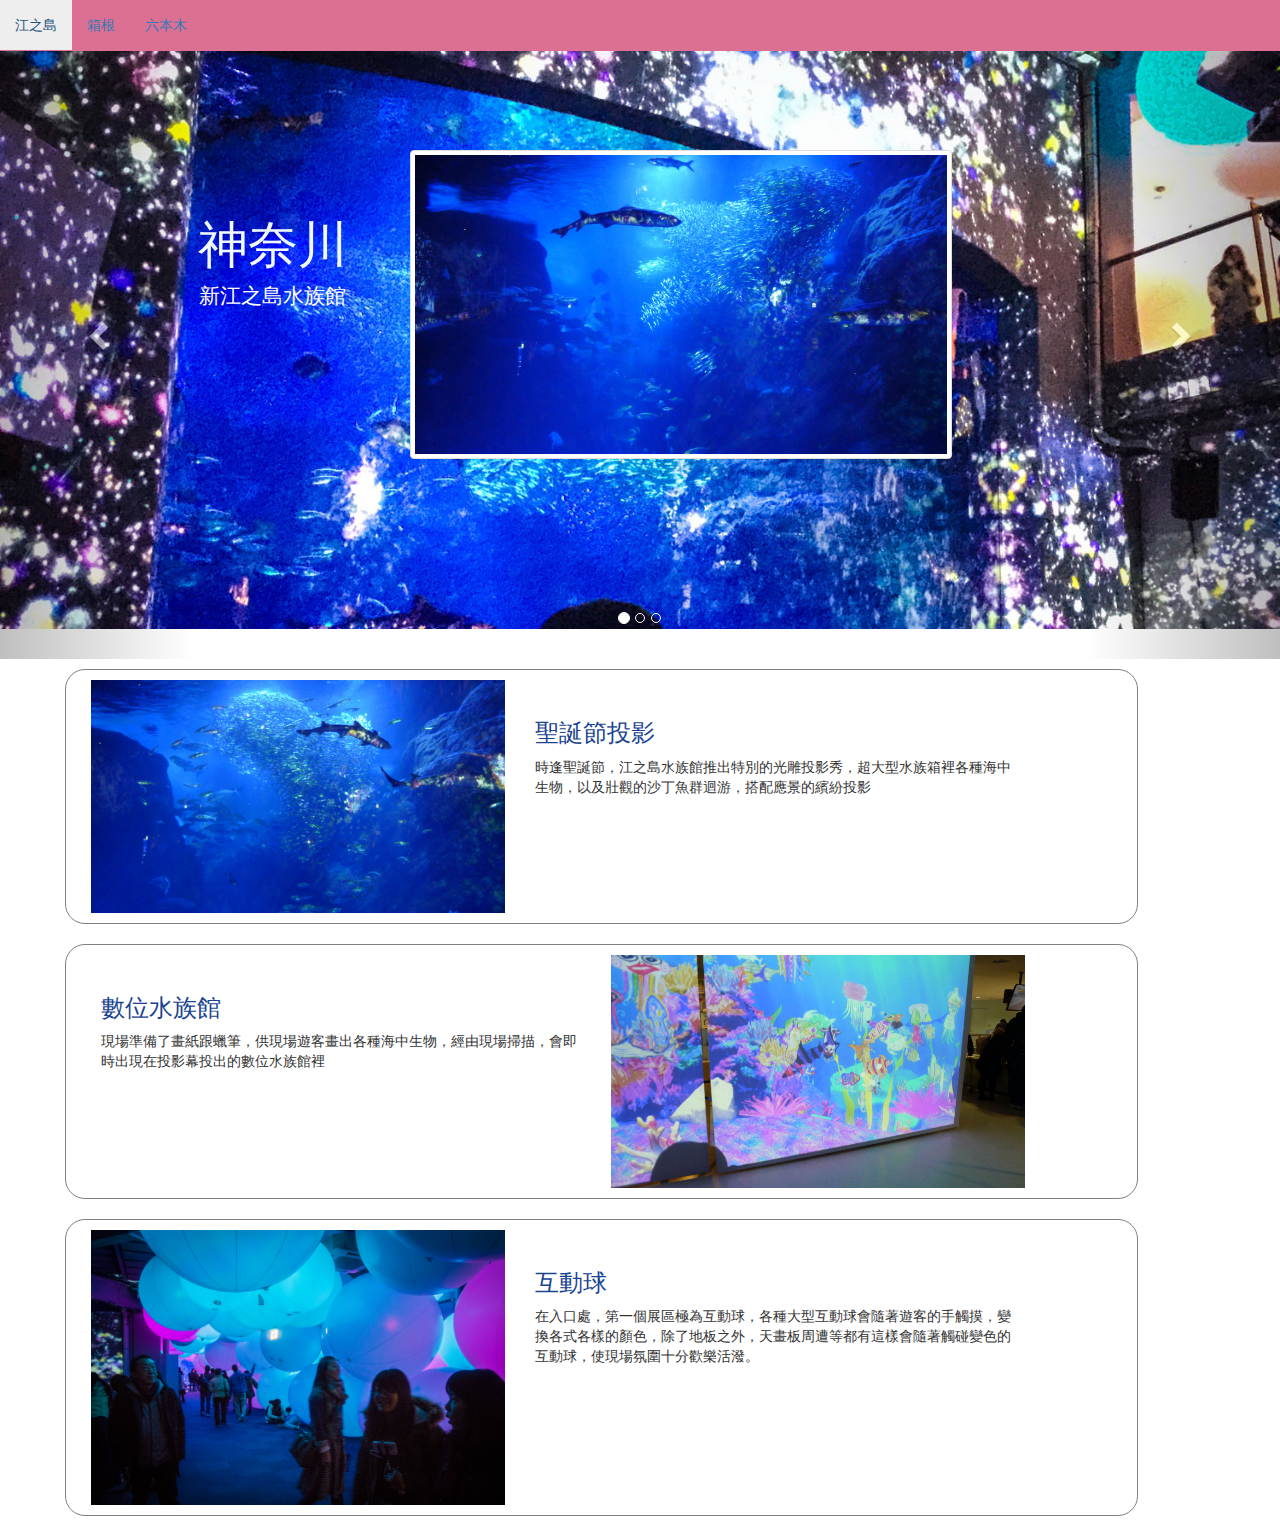
<file: index.html>
<html>

<head>
    <meta charset="UTF-8">
    <meta name="viewport" content="width=device-width, initial-scale=1, maximum-scale=1.0">
    <meta http-equiv="X-UA-Compatible" content="IE=edge">
    <meta name="renderer" content="webkit">
    <title>江之島</title>
    <link rel="stylesheet" href="http://maxcdn.bootstrapcdn.com/bootstrap/3.3.4/css/bootstrap.min.css">
    <link rel="stylesheet" href="css/travel.css">
</head>

<body>
    <!-- carosel -->
    <div id="slideshow" class="carousel slide" data-ride="carousel">
        <!-- carosel圖片區 -->
        <div class="carousel-inner" role="listbox">
            <div class="item active">
                <div class="jumbotron">
                    <div class="container">
                        <div class="row ">
                            <div class="col-md-3">
                                <h>神奈川</h><p>新江之島水族館</p>
                                
                            </div>
                            <div class="col-md-7">
                                <div class="thumbnail"><img src="img/P1070909.JPG" alt=""></div>
                            </div>
                        </div>
                    </div>
                </div>
            </div>
            <div class="item">
                <div class="jumbotron">
                    <div class="container">
                        <div class="row ">
                            <div class="col-md-3">
                                <h>神奈川</h><p>新江之島水族館<br><p2></p2></p>
                                
                            </div>
                            <div class="col-md-7">
                                <div class="thumbnail"><img src="img/P1070916.JPG" alt=""></div>
                            </div>
                        </div>
                    </div>
                </div>
            </div>
            <div class="item">
                <div class="jumbotron">
                    <div class="container">
                        <div class="row ">
                            <div class="col-md-3">
                                <h>神奈川</h><p>新江之島水族館<br><p2></p2>（沙丁魚迴游）</p>
                                
                            </div>
                            <div class="col-md-7">
                                <div class="thumbnail"><img src="img/P1070908.JPG" alt=""></div>
                            </div>
                        </div>
                    </div>
                </div>
            </div>
        </div>
        <!-- carosel上下按扭區 -->
        <div class="control-btn">
            <a href="#slideshow" class="left carousel-control" role="button" data-slide="prev"><span class="glyphicon glyphicon-chevron-left" aria-hiddden="true"></span>     </a>
            <a href="#slideshow" class="right carousel-control" role="button" data-slide="next"> <span class="glyphicon glyphicon-chevron-right" aria-hiddden="true"></span> </a>
        </div>
        <!-- carosel點點區 -->
        <ol class="carousel-indicators ">
            <li data-target="#slideshow " data-slide-to="0 " class="active "></li>
            <li data-target="#slideshow " data-slide-to="1 "></li>
            <li data-target="#slideshow " data-slide-to="2 "></li>
        </ol>
    </div>
    <!-- carosel結束 -->
    <!-- nav -->
    <nav class="nav navbar navbar-fixed-top">
        <ul class="nav navbar-nav">
            <li><a href="index.html">江之島</a></li>
            <li><a href="travel_2.html">箱根</a></li>
            <li><a href="travel3.html">六本木</a></li>
            
        </ul>
    </nav>
    <!-- nav結束 -->
    <div class="container">
        <div class="row">
         
           <div class="col-md-11">
            <div class="col-md-5">
                <img src="img/P1070910.JPG" width="100%" alt=""></div>
                <div class="col-md-6"><h3>聖誕節投影</h3><p3>時逢聖誕節，江之島水族館推出特別的光雕投影秀，超大型水族箱裡各種海中生物，以及壯觀的沙丁魚群迴游，搭配應景的繽紛投影</p3></div>
            </div>
            
             <div class="col-md-11">
             <div class="col-md-6"><h3>數位水族館</h3><p3>現場準備了畫紙跟蠟筆，供現場遊客畫出各種海中生物，經由現場掃描，會即時出現在投影幕投出的數位水族館裡</p3></div>
            <div class="col-md-5">
                <img src="img/P1070915.JPG" width="100%" alt=""></div>
                
            </div>
        
            <div class="col-md-11">
            <div class="col-md-5">
                <img src="img/IMG_2368.jpg" width="100%" alt=""></div>
                <div class="col-md-6"><h3>互動球</h3><p3>在入口處，第一個展區極為互動球，各種大型互動球會隨著遊客的手觸摸，變換各式各樣的顏色，除了地板之外，天畫板周遭等都有這樣會隨著觸碰變色的互動球，使現場氛圍十分歡樂活潑。</p3></div>
            </div>
<!--             <div class="ad col-md-6 col-md-offset-3"><img src="img/japan/water_island/water_meusum/P1070916%20%E6%8B%B7%E8%B2%9D.jpg" width="100%" alt=""><p>Lorem ipsum dolor sit amet, consectetur adipisicing elit. Quasi ratione incidunt necessitatibus, cumque accusantium, accusamus quo vero sit omnis nobis maxime itaque earum enim. Quaerat velit, rerum nemo? Repellendus, porro.</p></div>-->
             
                
    </div>
    <script src="https://cdnjs.cloudflare.com/ajax/libs/jquery/1.12.4/jquery.min.js "></script>
    <script src="http://maxcdn.bootstrapcdn.com/bootstrap/3.3.6/js/bootstrap.min.js "></script>
</body>

</html>
</file>
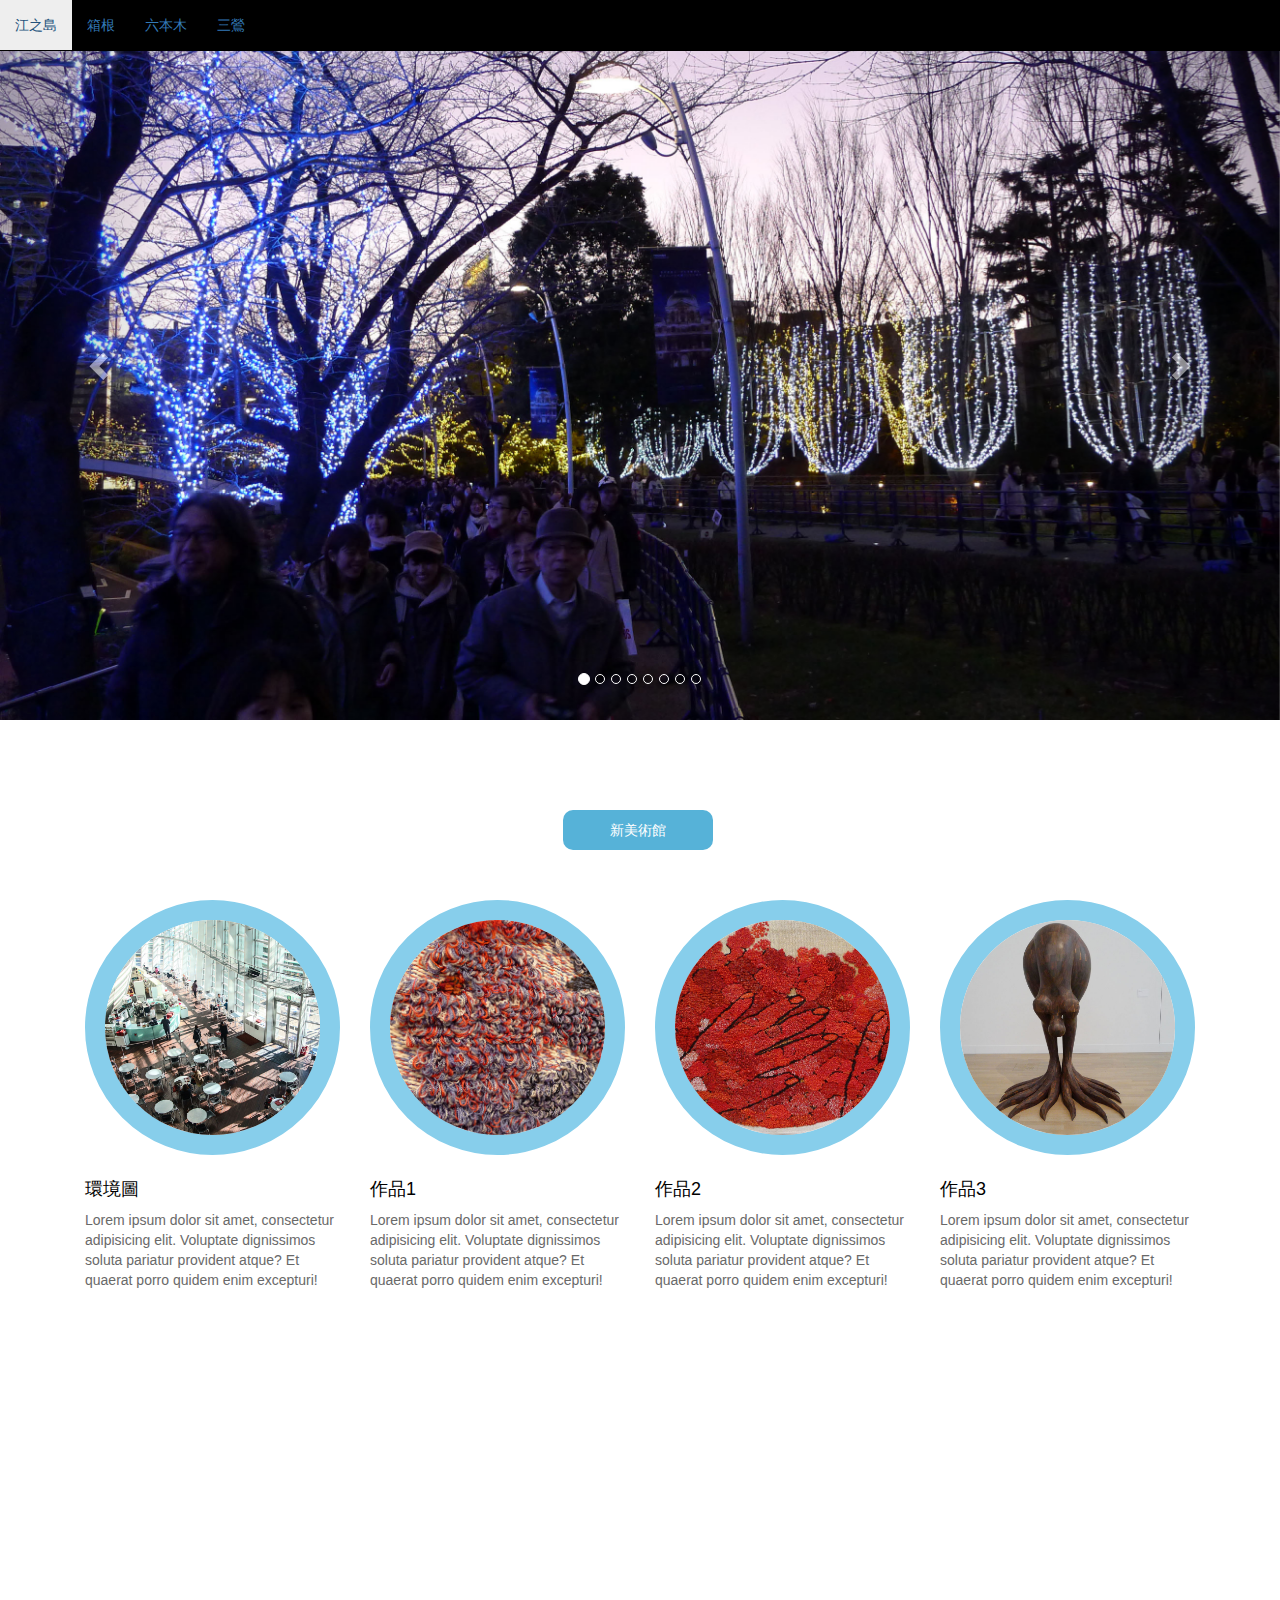
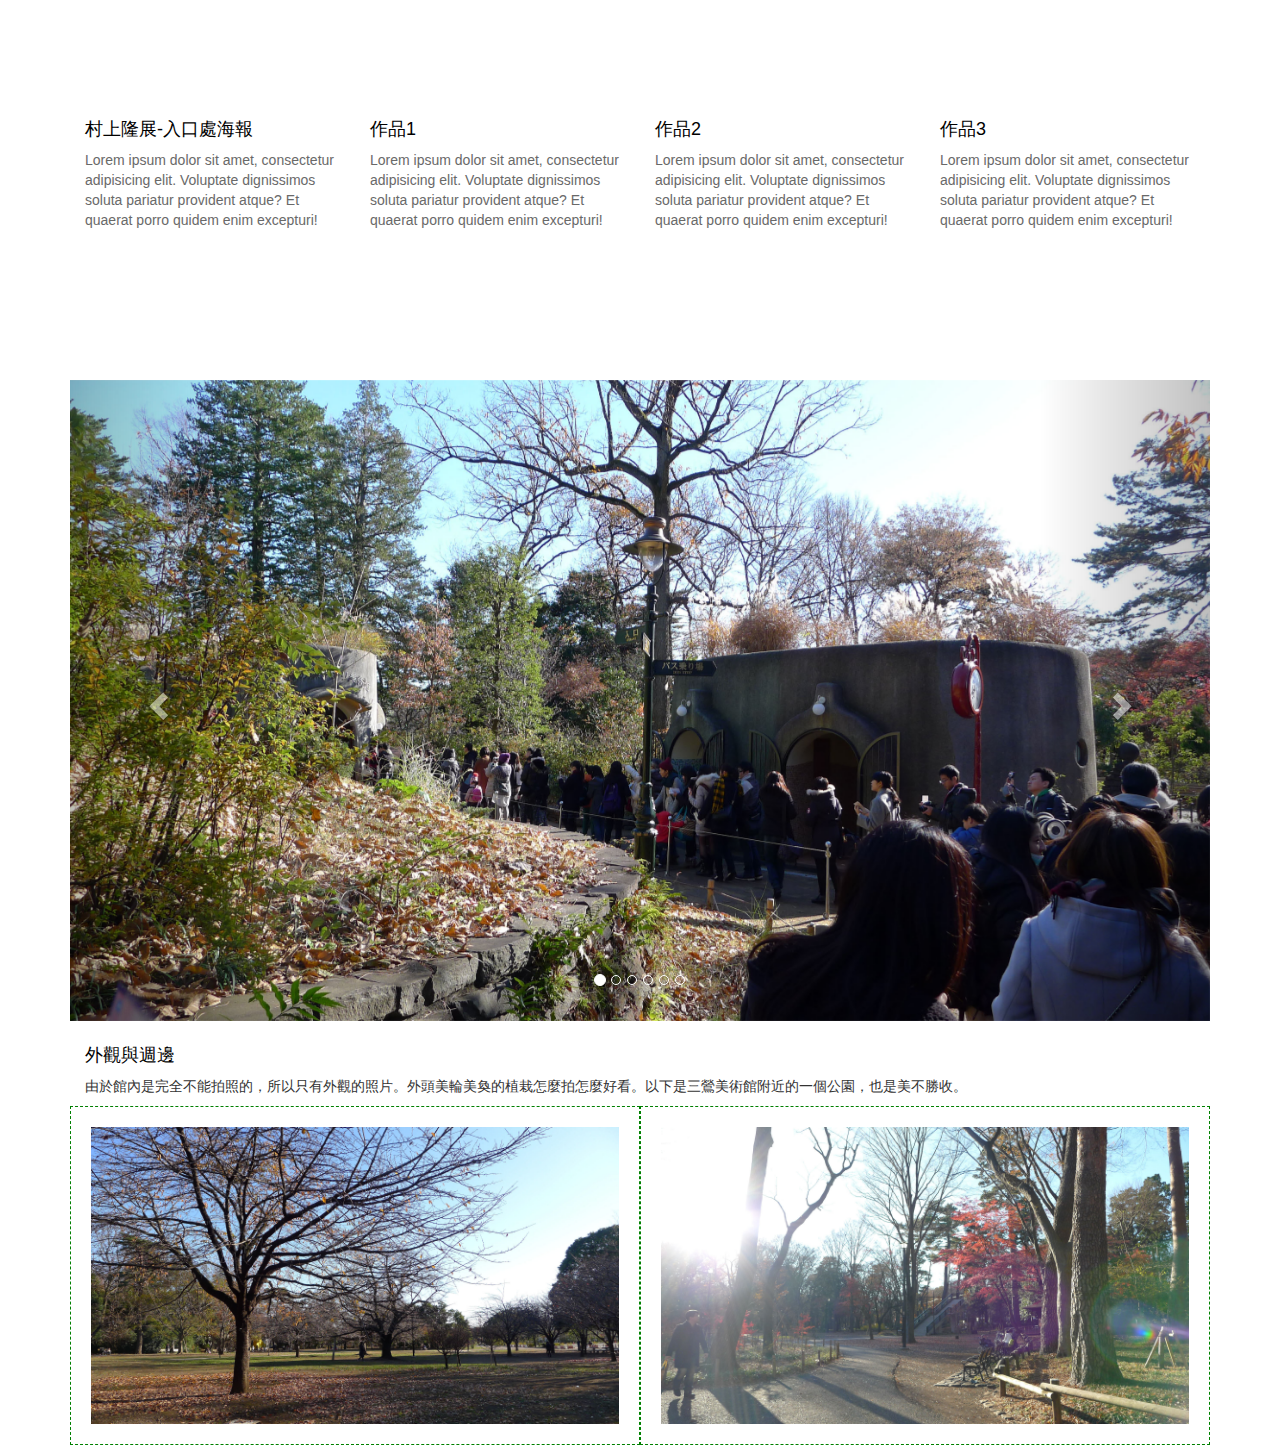
<file: travel3.html>
<html>
<head>
    <meta charset="UTF-8">
    <meta name="viewport" content="width=device-width, initial-scale=1, maximum-scale=1.0">
    <meta http-equiv="X-UA-Compatible" content="IE=edge">
    <meta name="renderer" content="webkit">
    <title>六本木</title>
    <link rel="stylesheet" href="http://maxcdn.bootstrapcdn.com/bootstrap/3.3.4/css/bootstrap.min.css">
    <link rel="stylesheet" href="css/animate.css">
    <link rel="stylesheet" href="css/travel3.css">
</head>
<body>
    <!-- nav -->
    <nav class="nav navbar navbar-fixed-top">
        <ul class="nav navbar-nav">
            <li><a href="index.html">江之島</a></li>
            <li><a href="travel_2.html">箱根</a></li>
            <li><a href="travel3.html">六本木</a></li>
            <li><a href="#dodo">三鶯</a></li>
        </ul>
    </nav>
    <!-- nav結束 -->
     <div id="slideshow" class="carousel slide" data-ride="carousel">
        <!-- carosel圖片區 -->
        <div class="carousel-inner" role="listbox">
           
            
             <div class="item active"><img src="img/P1080034.JPG" alt=""></div>
              <div class="item"><img src="img/P1080035.JPG" alt=""></div>
                <div class="item"><img src="img/P1080036.JPG" alt=""></div>
                <div class="item"><img src="img/P1080039.JPG" alt=""></div>
                <div class="item"><img src="img/P1080041.JPG" alt=""></div>
                 <div class="item"><img src="img/P1080051.JPG" alt=""></div>
                <div class="item"><img src="img/P1080050.JPG" alt=""></div>
            
                  <div class="item"><img src="img/P1080049.JPG" alt=""></div>
             
               <!-- carosel上下按扭區 -->
        <div class="control-btn">
            <a href="#slideshow" class="left carousel-control" role="button" data-slide="prev"><span class="glyphicon glyphicon-chevron-left" aria-hiddden="true"></span>     </a>
            <a href="#slideshow" class="right carousel-control" role="button" data-slide="next"> <span class="glyphicon glyphicon-chevron-right" aria-hiddden="true"></span> </a>
        </div>
        <!-- carosel點點區 -->
        <ol class="carousel-indicators ">
            <li data-target="#slideshow " data-slide-to="0 " class="active "></li>
            <li data-target="#slideshow " data-slide-to="1 "></li>
            <li data-target="#slideshow " data-slide-to="2 "></li>
            <li data-target="#slideshow " data-slide-to="3 "></li>
            <li data-target="#slideshow " data-slide-to="4 "></li>
            <li data-target="#slideshow " data-slide-to="5 "></li>
             <li data-target="#slideshow " data-slide-to="6 "></li>
            <li data-target="#slideshow " data-slide-to="7 "></li>
            
        </ol>
    </div>
    <!-- carosel結束 -->
    
    <div class="container">
        <div class="row">
            <div class="col-md-12">
              <div class="col-md-12">
               <div class="col-md-2 col-md-offset-5 wow flipInX" data-wow-duration="1s" ><h5>新美術館</h5></div></div>
               
                
                <div class="col-md-3 " ><img class="wow rollIn" data-wow-duration="2.5s"  src="img/IMG_2548.jpg" width="100%" alt=""><h4>環境圖</h4><p>Lorem ipsum dolor sit amet, consectetur adipisicing elit. Voluptate dignissimos soluta pariatur provident atque? Et quaerat porro quidem enim excepturi!</p></div>
                <div class="col-md-3"><img class="wow rollIn" data-wow-duration="2s" src="img/P1080010.JPG" width="100%" alt=""><h4>作品1</h4><p>Lorem ipsum dolor sit amet, consectetur adipisicing elit. Voluptate dignissimos soluta pariatur provident atque? Et quaerat porro quidem enim excepturi!</p></div>
                <div class="col-md-3"><img class="wow rollIn" data-wow-duration="1.5s" src="img/P1080012.JPG" width="100%" alt=""><h4>作品2</h4><p>Lorem ipsum dolor sit amet, consectetur adipisicing elit. Voluptate dignissimos soluta pariatur provident atque? Et quaerat porro quidem enim excepturi!</p></div>
                <div class="col-md-3"><img class="wow rollIn" data-wow-duration="1s" src="img/P1080021.JPG" width="100%" alt=""><h4>作品3</h4><p>Lorem ipsum dolor sit amet, consectetur adipisicing elit. Voluptate dignissimos soluta pariatur provident atque? Et quaerat porro quidem enim excepturi!</p></div>
                <div class="col-md-12">
               <div class="col-md-2 col-md-offset-5 wow flipInX" data-wow-duration="1s"><h5>森美術館</h5></div></div>
                <div class="col-md-3"><img class="wow slideInRight" data-wow-duration="1s" src="img/P1080072.JPG" width="100%" alt=""><h4>村上隆展-入口處海報</h4><p>Lorem ipsum dolor sit amet, consectetur adipisicing elit. Voluptate dignissimos soluta pariatur provident atque? Et quaerat porro quidem enim excepturi!</p></div>
                <div class="col-md-3"><img class="wow slideInRight" data-wow-duration="2s" src="img/P1080079.JPG" width="100%" alt=""><h4>作品1</h4><p>Lorem ipsum dolor sit amet, consectetur adipisicing elit. Voluptate dignissimos soluta pariatur provident atque? Et quaerat porro quidem enim excepturi!</p></div>
                <div class="col-md-3"><img class="wow slideInRight" data-wow-duration="3s" src="img/P1080081.JPG" width="100%" alt=""><h4>作品2</h4><p>Lorem ipsum dolor sit amet, consectetur adipisicing elit. Voluptate dignissimos soluta pariatur provident atque? Et quaerat porro quidem enim excepturi!</p></div>
                 <div class="col-md-3"><img class="wow slideInRight" data-wow-duration="4s" src="img/P1080098.JPG" width="100%" alt=""><h4>作品3</h4><p>Lorem ipsum dolor sit amet, consectetur adipisicing elit. Voluptate dignissimos soluta pariatur provident atque? Et quaerat porro quidem enim excepturi!</p></div>
                <div class="col-md-12">
               <div class="col-md-2 col-md-offset-5 wow flipInX" data-wow-duration="1s"><h5 id="dodo">三鶯美術館</h5></div></div>
               
               
               
                <div class="<col-md-12"><div id="slideshow1" class="carousel slide" data-ride="carousel">
        <!-- carosel圖片區 -->
        <div class="carousel-inner" role="listbox">
           
            
             <div class="item active"><img src="img/P1070920.JPG" width="100%" alt=""></div>
              <div class="item"><img src="img/P1070921.JPG" width="100%" alt=""></div>
                <div class="item"><img src="img/P1070928.JPG" width="100%" alt=""></div>
                <div class="item"><img src="img/P1070933.JPG" width="100%" alt=""></div>
               <div class="item"><img src="img/P1070948.JPG" width="100%" alt=""></div>
                
               <div class="item"><img src="img/P1070951.JPG" width="100%" alt=""></div>
            
                
               <!-- carosel上下按扭區 -->
        <div class="control-btn">
            <a href="#slideshow1" class="left carousel-control" role="button" data-slide="prev"><span class="glyphicon glyphicon-chevron-left" aria-hiddden="true"></span>     </a>
            <a href="#slideshow1" class="right carousel-control" role="button" data-slide="next"> <span class="glyphicon glyphicon-chevron-right" aria-hiddden="true"></span> </a>
        </div>
        <!-- carosel點點區 -->
        <ol class="carousel-indicators ">
            <li data-target="#slideshow1 " data-slide-to="0 " class="active "></li>
            <li data-target="#slideshow1 " data-slide-to="1 "></li>
            <li data-target="#slideshow1 " data-slide-to="2 "></li>
            <li data-target="#slideshow1 " data-slide-to="3 "></li>
            <li data-target="#slideshow1 " data-slide-to="4 "></li>
            <li data-target="#slideshow1 " data-slide-to="5 "></li>

           
        </ol>
    </div>
    <!-- carosel結束 --></div>
               
               <div class="col-md-10"><h4>外觀與週邊</h4><p>由於館內是完全不能拍照的，所以只有外觀的照片。外頭美輪美奐的植栽怎麼拍怎麼好看。以下是三鶯美術館附近的一個公園，也是美不勝收。</p></div>
                <div class="col-md-6"><img src="img/P1070958.JPG" width="100%" alt=""></div>
                <div class="col-md-6"><img src="img/P1070995.JPG" width="100%" alt=""></div>
            </div>
        </div>
    </div>
    <script src="https://cdnjs.cloudflare.com/ajax/libs/jquery/1.12.4/jquery.min.js"></script>
    <script src="http://maxcdn.bootstrapcdn.com/bootstrap/3.3.6/js/bootstrap.min.js"></script>
     <script src="script/wow.min.js"></script>
    <script>
    new WOW().init();
    </script>
</body>
</html>
</file>
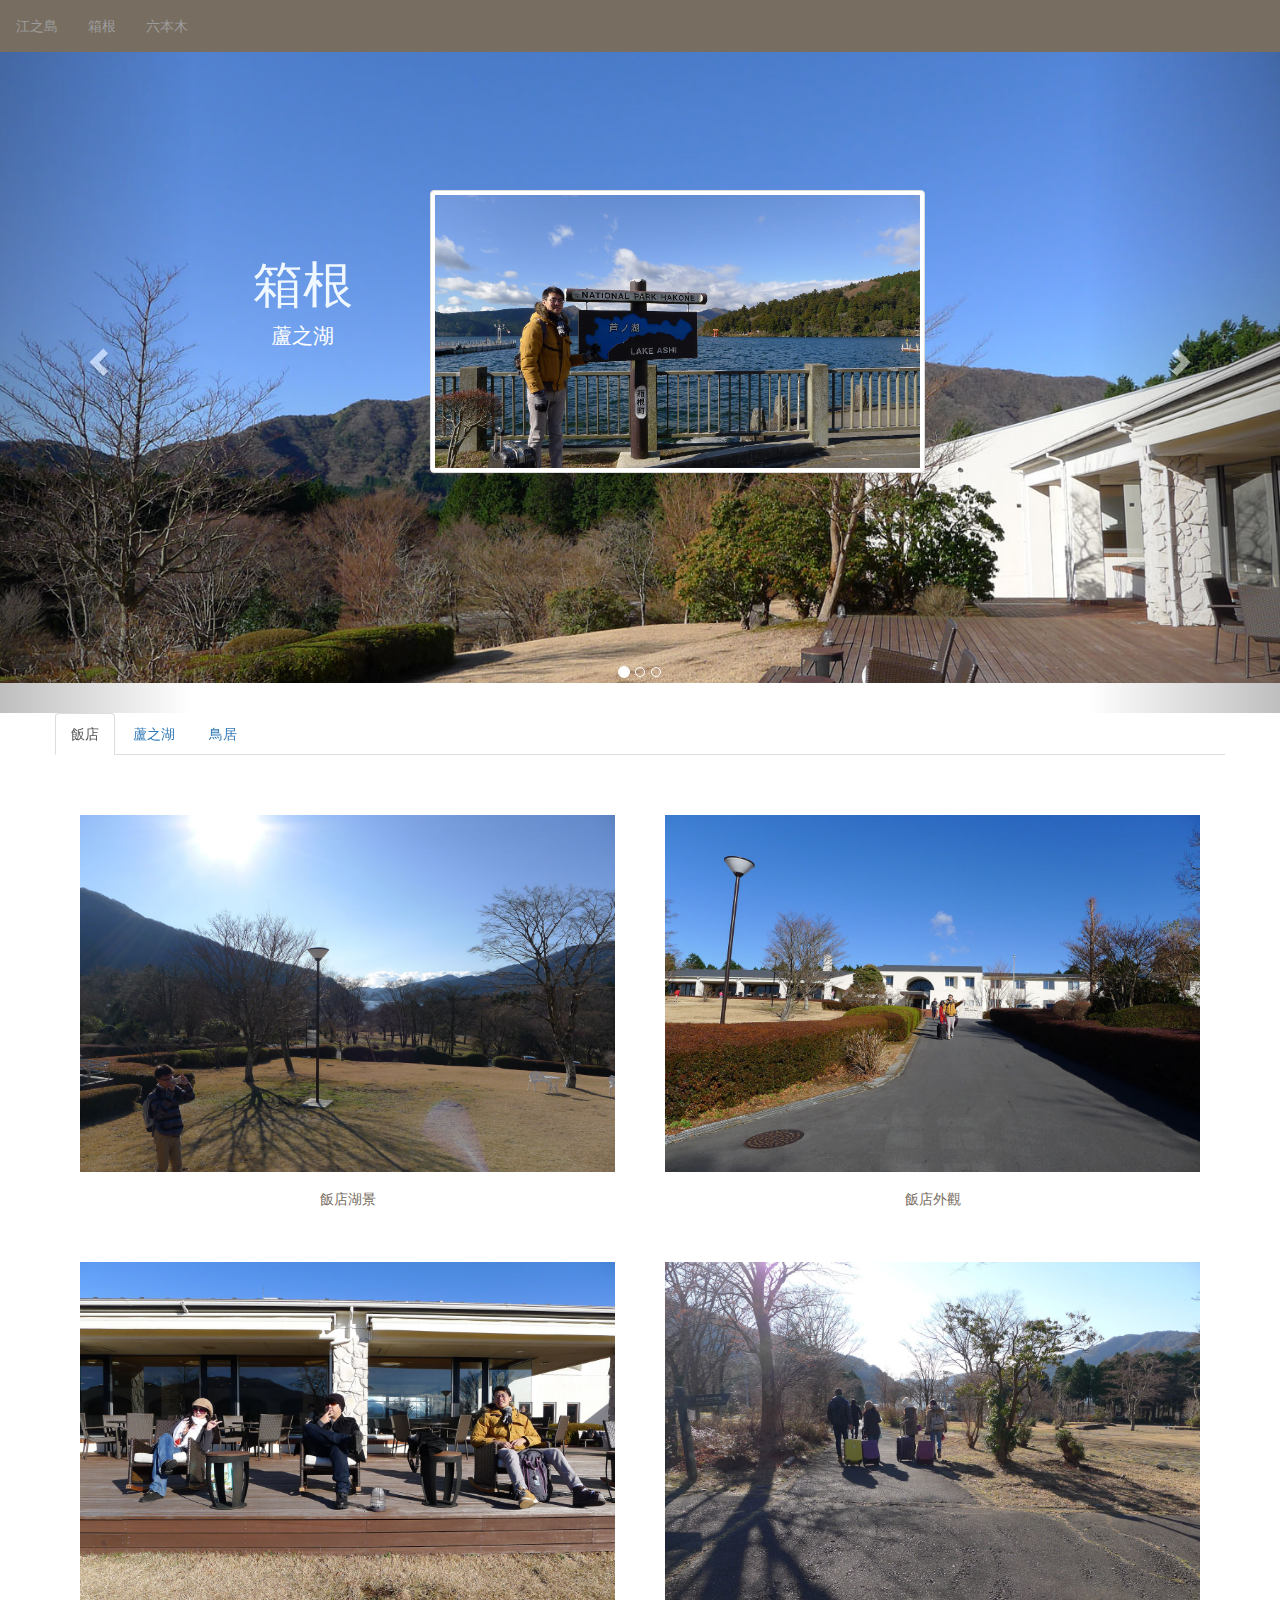
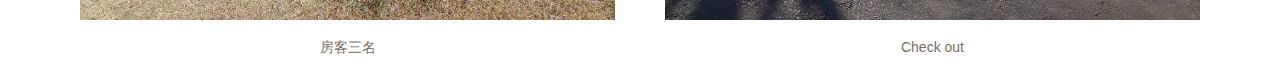
<file: travel_2.html>
<html>

<head>
    <meta charset="UTF-8">
    <meta name="viewport" content="width=device-width, initial-scale=1, maximum-scale=1.0">
    <meta http-equiv="X-UA-Compatible" content="IE=edge">
    <meta name="renderer" content="webkit">
    <title>箱根</title>
    <link rel="stylesheet" href="http://maxcdn.bootstrapcdn.com/bootstrap/3.3.4/css/bootstrap.min.css">
    <link rel="stylesheet" href="css/travel2.css">
</head>

<body>
    <!-- carosel -->
    <div id="slideshow" class="carousel slide" data-ride="carousel">
        <!-- carosel圖片區 -->
        <div class="carousel-inner" role="listbox">
            <div class="item active">
                <div class="jumbotron">
                    <div class="container">
                        <div class="row ">
                            <div class="col-md-3 col-me-offset-2">
                                <h>箱根</h><p>蘆之湖</p>
                            </div>
                           
                               
                          <div class="col-md-7">
                            <div class="thumbnail"><img src="img/P1070849.JPG" alt=""></div>
                            </div>
                        </div>
                    </div>
                </div>
            </div>
            <div class="item">
                <div class="jumbotron">
                    <div class="container">
                        <div class="row ">
                            
                            <div class="col-md-7 col-md-offset-3">
                                <div class="thumbnail"><img src="img/P1070813.JPG" alt=""></div>
                            </div>
                        </div>
                    </div>
                </div>
            </div>
            <div class="item">
                <div class="jumbotron">
                    <div class="container">
                        <div class="row ">
                            <div class="col-md-3 col-me-offset-2">
                                <h>箱根</h><p>蘆之湖</p>
                            </div>
                           
                               
                          <div class="col-md-7">
                            <div class="thumbnail"><img src="img/P1070833.JPG" alt=""></div>
                            </div>
                        </div>
                    </div>
                </div>
            </div>
        </div>
        <!-- carosel上下按扭區 -->
        <div class="control-btn">
            <a href="#slideshow" class="left carousel-control" role="button" data-slide="prev"><span class="glyphicon glyphicon-chevron-left" aria-hiddden="true"></span>     </a>
            <a href="#slideshow" class="right carousel-control" role="button" data-slide="next"> <span class="glyphicon glyphicon-chevron-right" aria-hiddden="true"></span> </a>
        </div>
        <!-- carosel點點區 -->
        <ol class="carousel-indicators ">
            <li data-target="#slideshow " data-slide-to="0 " class="active "></li>
            <li data-target="#slideshow " data-slide-to="1 "></li>
            <li data-target="#slideshow " data-slide-to="2 "></li>
        </ol>
    </div>
    <!-- carosel結束 -->
    <!-- nav -->
    <nav class="nav navbar navbar-inverse navbar-fixed-top">
        <ul class="nav navbar-nav">
            <li><a href="index.html">江之島</a></li>
            <li><a href="travel_2.html">箱根</a></li>
            <li><a href="travel3.html">六本木</a></li>
            
        </ul>
    </nav>
    <!-- nav結束 -->
    <div class="container">
        <div class="row">
         
              <!--  nav tab-->
                <ul class="nav nav-tabs">
                    <li class="active"><a href="#飯店" data-toggle="tab">飯店</a></li>
                    <li><a href="#蘆之湖" data-toggle="tab">蘆之湖</a></li>
                    <li><a href="#鳥居" data-toggle="tab">鳥居</a></li>
                </ul>
                <div class="tab-content">
                    <div class="tab-pane active" id="飯店">
                        
                           <div class="col-md-6"><img src="img/P1070777.JPG" width="100%" alt=""><h5>飯店湖景
                           </h5></div>
                           <div class="col-md-6"><img src="img/P1070785.JPG" width="100%" alt=""><h5>飯店外觀
                           </h5></div>
                           <div class="col-md-6"><img src="img/P1070781.JPG" width="100%" alt=""><h5>房客三名
                           </h5></div>
                           <div class="col-md-6"><img src="img/P1070797.JPG" width="100%" alt=""><h5>Check out
                           </h5></div>
                           
                          
                       
                    </div>
                    <div class="tab-pane" id="蘆之湖">
                      
                       <div class="col-md-3 word" >
                          <p1>從飯店離開不遠處，即有蘆之湖的觀光船，載運遊客前往對岸</p1>
                           <img src="img/P1070831.jpg" width="100%" alt="">
                       </div>
                       <div class="col-md-9">
                           <div class="col-md-5"><h4>飯店湖景（近景）</h4><img src="img/P1070806.JPG" width="100%" alt=""></div>
                           <div class="col-md-5"><h4>甲板上湖景</h4><img src="img/P1070829.JPG" width="100%" alt=""></div>
                           <div class="col-md-5"><h4>對岸湖景</h4><img src="img/P1070869.JPG" width="100%" alt=""></div>
                            <div class="col-md-5"><h4>碼頭湖景</h4><img src="img/P1070812.JPG"  width="100%" alt=""></div>
                       </div>
                    </div>
                    <div class="tab-pane" id="鳥居">
                    <img src="img/P1070870.JPG" width="100%" alt="">
                    到達蘆之湖對岸之後，</br>聽說前方不遠處有個海中鳥居</br>於是出發去尋找
                    <img src="img/P1070876.JPG" width="100%" alt="">
                    結果比想像中還要遠一點</br>快走到沒力
                    <img src="img/P1070877.JPG" width="100%" alt="">
                    走著走著</br>有種離海越來越近的感覺，</br>似乎快到了呢！
                    <img src="img/P1070882.JPG" width="100%" alt="">
                    就是它！！</br>真的長在海裡耶！
                    <img src="img/P1070879.jpg" width="100%" alt=""></div>
                  
            </div>
<!--             <div class="ad col-md-6 col-md-offset-3"><img src="img/japan/water_island/water_meusum/P1070916%20%E6%8B%B7%E8%B2%9D.jpg" width="100%" alt=""><p>Lorem ipsum dolor sit amet, consectetur adipisicing elit. Quasi ratione incidunt necessitatibus, cumque accusantium, accusamus quo vero sit omnis nobis maxime itaque earum enim. Quaerat velit, rerum nemo? Repellendus, porro.</p></div>-->
             
                
    </div>
    <script src="https://cdnjs.cloudflare.com/ajax/libs/jquery/1.12.4/jquery.min.js "></script>
    <script src="http://maxcdn.bootstrapcdn.com/bootstrap/3.3.6/js/bootstrap.min.js "></script>
</body>

</html>
</file>
<file: css/travel.css>
.jumbotron {
    background-image: url(../img/IMG_7848.jpg);
    background-size: cover;
    text-align: center;
   padding: 150px;
}

h {
    
   
    font-size: 50px;
    color: aliceblue;
    
    font-weight: 200;
    
    
}

p {
    color: white;
    text-align: center;
    font-size: 20px;
    
    
}
p2{font-size: 12px;}
.nav{background-color: palevioletred;}
.col-md-3{padding-top: 60px;}
h3{color: #1a4391;font-weight: 300;}
.col-md-6{padding-top: 30px;
padding-left: 20px;}
.col-md-11{border: 1px solid gray;border-radius: 20px;margin: 10px;}
.col-md-5{padding: 10px;}
.ad{text-align: center;padding: 30px;color: black;}
.ad p{padding-top: 40px;}
</file>
<file: css/travel3.css>
.col-md-3 img{border-radius: 50%;border: 20px solid skyblue;}
.container{padding-top: 40px;}
h5{margin-bottom:  50px;margin-top: 50px; line-height: 40px;background-color:#56b2d8; border-radius: 10px;color: white;width: 150px;text-align: center;}
.nav{background-color: black;color: aliceblue;}
.nav>a{color: azure;}
.col-md-3{color: dimgray;}
h4{padding-top: 15px; color: black;}
p{padding-top: -15px;}
.col-md-6{padding: 20px;border: 1.2px dashed green;}
#dodo{background-color: orchid;}
</file>
<file: css/travel2.css>
*{box-sizing: border-box;}
.jumbotron {
    background-image: url(../img/P1070778.JPG);
    background-size: cover;
    text-align: center;
   padding: 190px;
}

h {
    
   
    font-size: 50px;
    color: aliceblue;
    
    font-weight: 200;
    
    
}
.col-md-3{padding-top: 60px;}
p {
    color: white;
    text-align: center;
    font-size: 20px;
    
    
}
.tab-pane img{padding: 30px;}
.word{background-color: silver;height: 600px;color: white;}
.word p1{margin-bottom: 20px;}
.word img{border: 5px solid white;padding: 0;margin-top: 40px;width: 90%;}
p2{font-size: 10px;}
.navbar{background-color:#776d61;border: 1px solid #776d61;}
.col-md-6{padding-bottom: 5px;padding-top: -10px;color: #776d61;}
.col-md-6 img{border-radius: 10px;padding: 10px;padding-top: 40px;}
.col-md-5{width: 400px;height: 300px;color:#776d61;}
.tab-pane{font-size: 15px;
text-align: center;padding-bottom: 20px;padding-top: 20px;}
h4{font-size: 15px;}
.col-md-9 img{padding:5px;}
</file>
